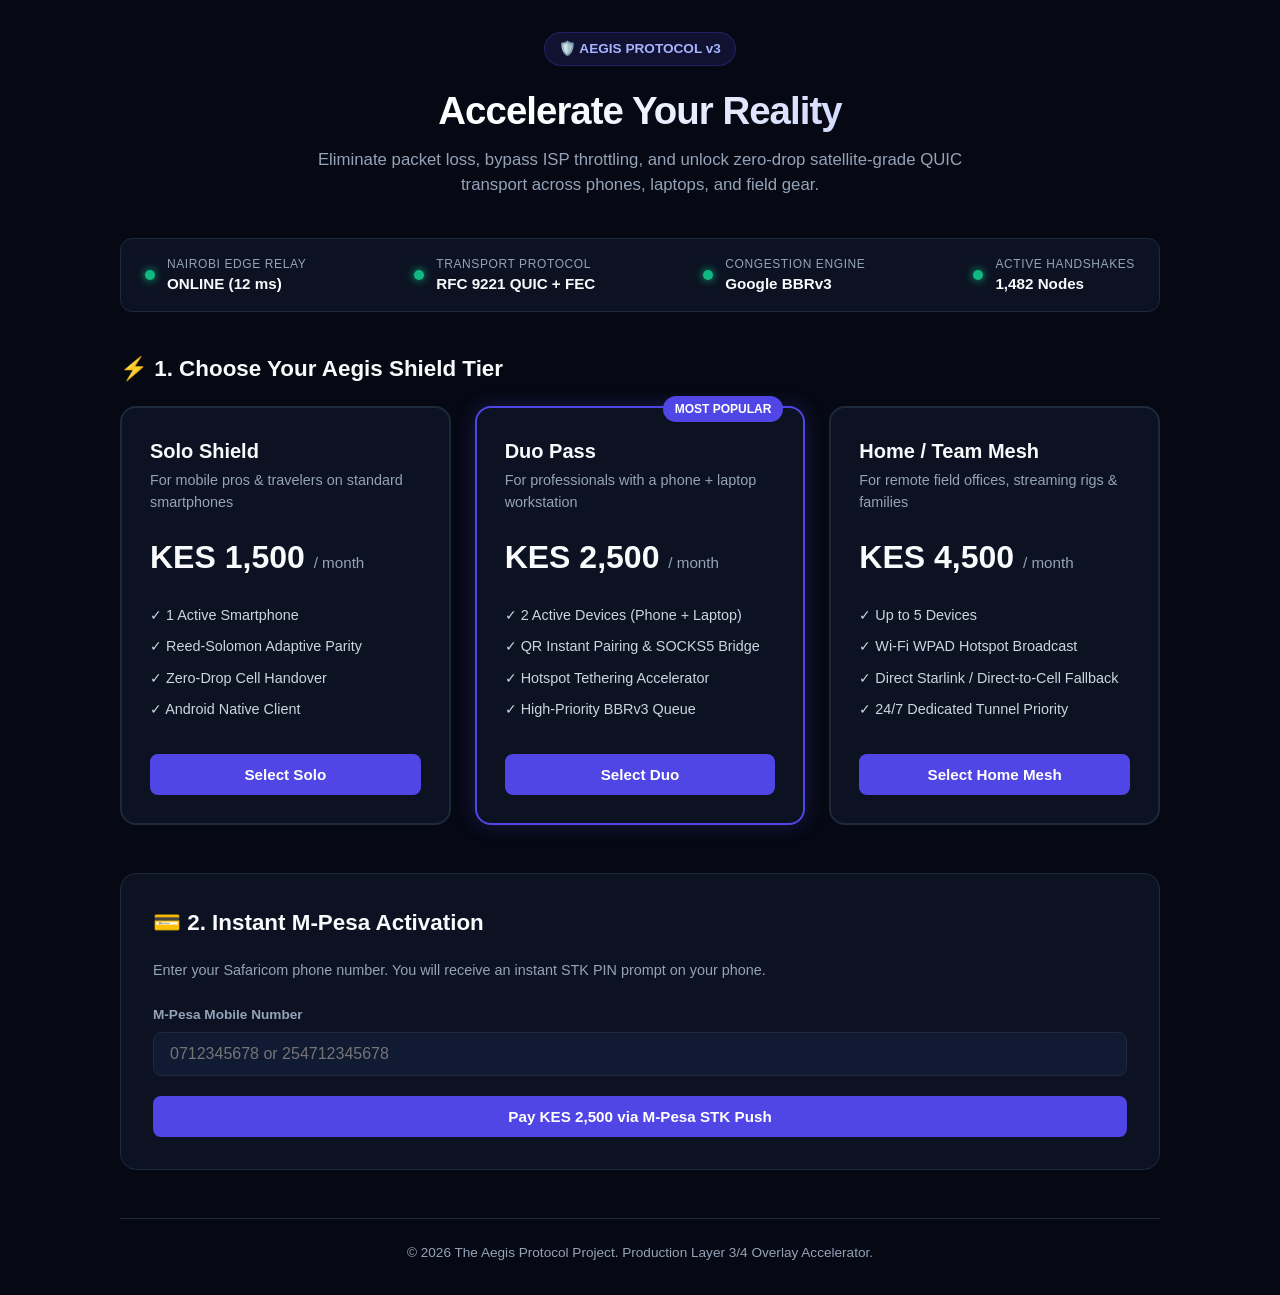
<file: portal/index.html>
<!DOCTYPE html>
<html lang="en">
<head>
  <meta charset="UTF-8" />
  <meta name="viewport" content="width=device-width, initial-scale=1.0" />
  <title>Aegis Protocol v3 — Customer Activation Portal</title>
  <link rel="stylesheet" href="style.css" />
</head>
<body>
  <div class="container">
    <header>
      <div class="logo-badge">🛡️ AEGIS PROTOCOL v3</div>
      <h1>Accelerate Your Reality</h1>
      <p class="subtitle">
        Eliminate packet loss, bypass ISP throttling, and unlock zero-drop satellite-grade 
        QUIC transport across phones, laptops, and field gear.
      </p>
    </header>

    <!-- Global Telemetry Bar -->
    <div class="telemetry-bar">
      <div class="telemetry-item">
        <span class="dot"></span>
        <div>
          <div class="telemetry-label">Nairobi Edge Relay</div>
          <div class="telemetry-value">ONLINE (12 ms)</div>
        </div>
      </div>
      <div class="telemetry-item">
        <span class="dot"></span>
        <div>
          <div class="telemetry-label">Transport Protocol</div>
          <div class="telemetry-value">RFC 9221 QUIC + FEC</div>
        </div>
      </div>
      <div class="telemetry-item">
        <span class="dot"></span>
        <div>
          <div class="telemetry-label">Congestion Engine</div>
          <div class="telemetry-value">Google BBRv3</div>
        </div>
      </div>
      <div class="telemetry-item">
        <span class="dot"></span>
        <div>
          <div class="telemetry-label">Active Handshakes</div>
          <div class="telemetry-value">1,482 Nodes</div>
        </div>
      </div>
    </div>

    <!-- Tier Selection -->
    <h2 class="section-title">⚡ 1. Choose Your Aegis Shield Tier</h2>
    <div class="plans-grid">
      <!-- Solo -->
      <div class="plan-card" data-plan="solo" data-price="1500">
        <div class="plan-title">Solo Shield</div>
        <div class="plan-desc">For mobile pros & travelers on standard smartphones</div>
        <div class="plan-price">KES 1,500 <span>/ month</span></div>
        <ul class="plan-features">
          <li>✓ 1 Active Smartphone</li>
          <li>✓ Reed-Solomon Adaptive Parity</li>
          <li>✓ Zero-Drop Cell Handover</li>
          <li>✓ Android Native Client</li>
        </ul>
        <button class="btn">Select Solo</button>
      </div>

      <!-- Duo (Popular) -->
      <div class="plan-card selected" data-plan="duo" data-price="2500">
        <div class="plan-popular">Most Popular</div>
        <div class="plan-title">Duo Pass</div>
        <div class="plan-desc">For professionals with a phone + laptop workstation</div>
        <div class="plan-price">KES 2,500 <span>/ month</span></div>
        <ul class="plan-features">
          <li>✓ 2 Active Devices (Phone + Laptop)</li>
          <li>✓ QR Instant Pairing & SOCKS5 Bridge</li>
          <li>✓ Hotspot Tethering Accelerator</li>
          <li>✓ High-Priority BBRv3 Queue</li>
        </ul>
        <button class="btn">Select Duo</button>
      </div>

      <!-- Home Mesh -->
      <div class="plan-card" data-plan="home" data-price="4500">
        <div class="plan-title">Home / Team Mesh</div>
        <div class="plan-desc">For remote field offices, streaming rigs & families</div>
        <div class="plan-price">KES 4,500 <span>/ month</span></div>
        <ul class="plan-features">
          <li>✓ Up to 5 Devices</li>
          <li>✓ Wi-Fi WPAD Hotspot Broadcast</li>
          <li>✓ Direct Starlink / Direct-to-Cell Fallback</li>
          <li>✓ 24/7 Dedicated Tunnel Priority</li>
        </ul>
        <button class="btn">Select Home Mesh</button>
      </div>
    </div>

    <!-- M-Pesa Checkout Panel -->
    <div class="checkout-panel" id="checkout-panel">
      <h2 class="section-title">💳 2. Instant M-Pesa Activation</h2>
      <p style="color: var(--text-muted); font-size: 0.9rem; margin-bottom: 1.5rem;">
        Enter your Safaricom phone number. You will receive an instant STK PIN prompt on your phone.
      </p>

      <div class="form-group">
        <label for="phone-input">M-Pesa Mobile Number</label>
        <input type="tel" id="phone-input" placeholder="0712345678 or 254712345678" />
      </div>

      <button class="btn" id="pay-btn">Pay KES 2,500 via M-Pesa STK Push</button>
    </div>

    <!-- Activated Pass / QR Pairing Panel -->
    <div class="active-pass-panel" id="pass-panel">
      <h2 style="color: var(--emerald); margin-bottom: 0.5rem;">🎉 Aegis Pass Activated!</h2>
      <div id="pass-details" style="color: #cbd5e1; font-size: 0.95rem; margin-bottom: 1rem;"></div>

      <div class="qr-box">
        <div id="qr-container"></div>
      </div>
      <p style="color: var(--text-muted); font-size: 0.85rem; margin-bottom: 1rem;">
        Scan this QR code from the <strong>Aegis Android App</strong> or import into the 
        <strong>Aegis Desktop Client</strong> to activate your devices.
      </p>

      <pre class="ticket-json" id="ticket-display"></pre>
      <button class="btn" onclick="navigator.clipboard.writeText(document.getElementById('ticket-display').textContent); alert('Aegis Access Key copied to clipboard!');">
        📋 Copy Aegis Access Key
      </button>
    </div>

    <footer>
      &copy; 2026 The Aegis Protocol Project. Production Layer 3/4 Overlay Accelerator.
    </footer>
  </div>

  <script src="app.js"></script>
</body>
</html>
</file>
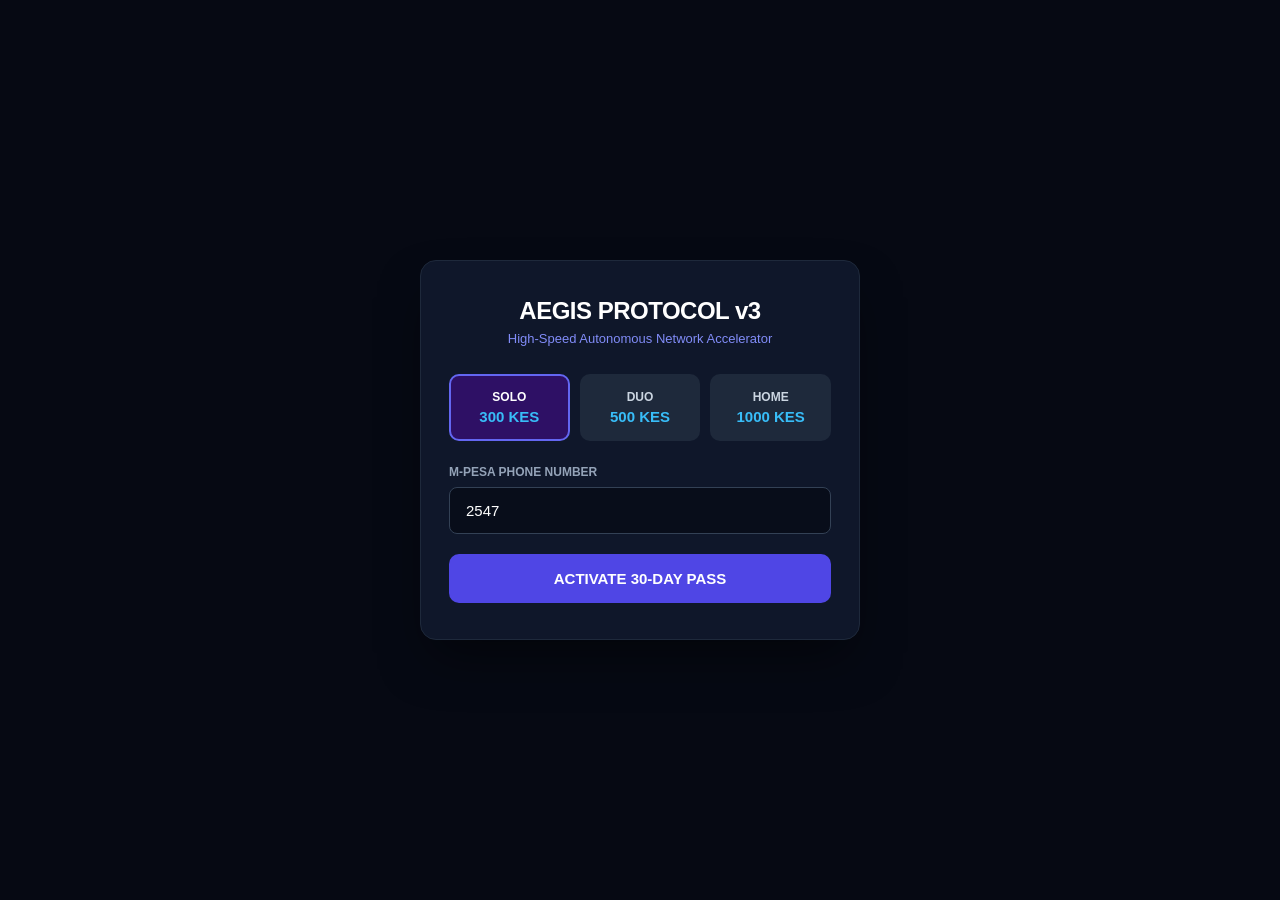
<file: control/portal.html>
<!DOCTYPE html>
<html lang="en">
<head>
    <meta charset="UTF-8">
    <meta name="viewport" content="width=device-width, initial-scale=1.0">
    <title>Aegis Protocol v3 — Customer Activation Portal</title>
    <style>
        * { box-sizing: border-box; margin: 0; padding: 0; font-family: -apple-system, BlinkMacSystemFont, "Segoe UI", Roboto, sans-serif; }
        body { background: #060913; color: #F8FAFC; display: flex; justify-content: center; align-items: center; min-height: 100vh; padding: 20px; }
        .card { background: #0F172A; border: 1px solid #1E293B; border-radius: 16px; width: 100%; max-width: 440px; padding: 36px 28px; box-shadow: 0 25px 50px -12px rgba(0, 0, 0, 0.5); }
        .brand { text-align: center; margin-bottom: 28px; }
        .brand h1 { font-size: 24px; font-weight: 800; letter-spacing: -0.5px; color: #FFFFFF; }
        .brand p { color: #818CF8; font-size: 13px; margin-top: 6px; }
        .plans { display: grid; grid-template-columns: repeat(3, 1fr); gap: 10px; margin-bottom: 24px; }
        .plan-btn { background: #1E293B; border: 2px solid transparent; border-radius: 10px; padding: 14px 8px; text-align: center; cursor: pointer; color: #CBD5E1; transition: all 0.2s; }
        .plan-btn.active { border-color: #6366F1; background: #2E1065; color: #FFFFFF; }
        .plan-btn .name { font-size: 12px; font-weight: 700; text-transform: uppercase; }
        .plan-btn .price { font-size: 15px; font-weight: 800; margin-top: 4px; color: #38BDF8; }
        .field { margin-bottom: 20px; }
        .field label { display: block; font-size: 12px; font-weight: 600; color: #94A3B8; margin-bottom: 8px; text-transform: uppercase; }
        .field input { width: 100%; background: #080D1A; border: 1px solid #334155; border-radius: 8px; padding: 14px 16px; color: #FFFFFF; font-size: 15px; outline: none; }
        .field input:focus { border-color: #6366F1; }
        .submit-btn { width: 100%; background: #4F46E5; color: white; border: none; border-radius: 10px; padding: 16px; font-size: 15px; font-weight: 700; cursor: pointer; transition: background 0.2s; }
        .submit-btn:hover { background: #4338CA; }
        .result-box { display: none; margin-top: 24px; background: #080D1A; border: 1px solid #10B981; border-radius: 10px; padding: 16px; }
        .result-box.error { border-color: #EF4444; }
        .result-title { font-size: 13px; font-weight: 700; color: #10B981; margin-bottom: 6px; }
        .pass-code { font-family: monospace; font-size: 11px; word-break: break-all; color: #CBD5E1; }
    </style>
</head>
<body>
    <div class="card">
        <div class="brand">
            <h1>AEGIS PROTOCOL v3</h1>
            <p>High-Speed Autonomous Network Accelerator</p>
        </div>

        <div class="plans">
            <div class="plan-btn active" onclick="selectPlan('solo', '300 KES', this)">
                <div class="name">Solo</div>
                <div class="price">300 KES</div>
            </div>
            <div class="plan-btn" onclick="selectPlan('duo', '500 KES', this)">
                <div class="name">Duo</div>
                <div class="price">500 KES</div>
            </div>
            <div class="plan-btn" onclick="selectPlan('home', '1000 KES', this)">
                <div class="name">Home</div>
                <div class="price">1000 KES</div>
            </div>
        </div>

        <div class="field">
            <label>M-Pesa Phone Number</label>
            <input type="tel" id="phone" placeholder="254712345678" value="2547" />
        </div>

        <button class="submit-btn" onclick="payWithMPesa()">ACTIVATE 30-DAY PASS</button>

        <div id="result" class="result-box">
            <div id="resTitle" class="result-title"></div>
            <div id="resBody" class="pass-code"></div>
        </div>
    </div>

    <script>
        let currentTier = 'solo';
        function selectPlan(tier, price, el) {
            currentTier = tier;
            document.querySelectorAll('.plan-btn').forEach(b => b.classList.remove('active'));
            el.classList.add('active');
        }

        async function payWithMPesa() {
            const phone = document.getElementById('phone').value.trim();
            const btn = document.querySelector('.submit-btn');
            const resBox = document.getElementById('result');
            const resTitle = document.getElementById('resTitle');
            const resBody = document.getElementById('resBody');

            btn.disabled = true;
            btn.innerText = 'PROCESSING STK PUSH...';

            try {
                const resp = await fetch('/api/v3/pay/mpesa', {
                    method: 'POST',
                    headers: { 'Content-Type': 'application/json' },
                    body: JSON.stringify({ phone_number: phone, tier: currentTier })
                });
                const data = await resp.json();

                resBox.style.display = 'block';
                if (data.status === 'activated') {
                    resBox.className = 'result-box';
                    resTitle.innerText = '✓ PASS ACTIVATED (30 DAYS)';
                    resBody.innerText = 'Session Token:\n' + JSON.stringify(data.pass, null, 2);
                } else {
                    resBox.className = 'result-box error';
                    resTitle.innerText = 'Payment Failed';
                    resBody.innerText = data.error || 'Could not process STK push';
                }
            } catch (err) {
                resBox.style.display = 'block';
                resBox.className = 'result-box error';
                resTitle.innerText = 'Network Error';
                resBody.innerText = err.message;
            } finally {
                btn.disabled = false;
                btn.innerText = 'ACTIVATE 30-DAY PASS';
            }
        }
    </script>
</body>
</html>
</file>
<file: portal/style.css>
:root {
  --bg-primary: #060913;
  --bg-card: #0c1222;
  --bg-input: #111a33;
  --border-color: #1e293b;
  --text-main: #f8fafc;
  --text-muted: #94a3b8;
  --accent: #4f46e5;
  --accent-hover: #4338ca;
  --emerald: #10b981;
  --rose: #f43f5e;
  --amber: #f59e0b;
  --font-family: -apple-system, BlinkMacSystemFont, "Segoe UI", Roboto, "Helvetica Neue", Arial, sans-serif;
}

* {
  box-sizing: border-box;
  margin: 0;
  padding: 0;
}

body {
  background-color: var(--bg-primary);
  color: var(--text-main);
  font-family: var(--font-family);
  line-height: 1.5;
  padding: 2rem 1rem;
}

.container {
  max-width: 1040px;
  margin: 0 auto;
}

header {
  text-align: center;
  margin-bottom: 2.5rem;
}

.logo-badge {
  display: inline-flex;
  align-items: center;
  gap: 0.5rem;
  background: rgba(79, 70, 229, 0.15);
  border: 1px solid rgba(79, 70, 229, 0.3);
  color: #a5b4fc;
  font-size: 0.85rem;
  font-weight: 600;
  padding: 0.35rem 0.9rem;
  border-radius: 9999px;
  margin-bottom: 1rem;
}

h1 {
  font-size: 2.4rem;
  font-weight: 800;
  letter-spacing: -0.025em;
  background: linear-gradient(135deg, #ffffff 40%, #a5b4fc 100%);
  -webkit-background-clip: text;
  -webkit-text-fill-color: transparent;
  margin-bottom: 0.5rem;
}

.subtitle {
  color: var(--text-muted);
  font-size: 1.05rem;
  max-width: 650px;
  margin: 0 auto;
}

.telemetry-bar {
  display: flex;
  justify-content: space-between;
  background: var(--bg-card);
  border: 1px solid var(--border-color);
  border-radius: 12px;
  padding: 1rem 1.5rem;
  margin-bottom: 2.5rem;
  flex-wrap: wrap;
  gap: 1rem;
}

.telemetry-item {
  display: flex;
  align-items: center;
  gap: 0.75rem;
}

.dot {
  width: 10px;
  height: 10px;
  border-radius: 50%;
  background-color: var(--emerald);
  box-shadow: 0 0 8px var(--emerald);
}

.telemetry-label {
  font-size: 0.75rem;
  text-transform: uppercase;
  color: var(--text-muted);
  letter-spacing: 0.05em;
}

.telemetry-value {
  font-size: 0.95rem;
  font-weight: 700;
  color: var(--text-main);
}

.section-title {
  font-size: 1.4rem;
  font-weight: 700;
  margin-bottom: 1.25rem;
  display: flex;
  align-items: center;
  gap: 0.5rem;
}

.plans-grid {
  display: grid;
  grid-template-columns: repeat(auto-fit, minmax(300px, 1fr));
  gap: 1.5rem;
  margin-bottom: 3rem;
}

.plan-card {
  background: var(--bg-card);
  border: 2px solid var(--border-color);
  border-radius: 16px;
  padding: 1.75rem;
  display: flex;
  flex-direction: column;
  position: relative;
  transition: transform 0.2s, border-color 0.2s;
  cursor: pointer;
}

.plan-card:hover {
  transform: translateY(-4px);
  border-color: rgba(79, 70, 229, 0.5);
}

.plan-card.selected {
  border-color: var(--accent);
  box-shadow: 0 0 20px rgba(79, 70, 229, 0.25);
}

.plan-popular {
  position: absolute;
  top: -12px;
  right: 20px;
  background: var(--accent);
  color: #fff;
  font-size: 0.75rem;
  font-weight: 700;
  padding: 0.25rem 0.75rem;
  border-radius: 9999px;
  text-transform: uppercase;
}

.plan-title {
  font-size: 1.25rem;
  font-weight: 700;
  margin-bottom: 0.25rem;
}

.plan-desc {
  color: var(--text-muted);
  font-size: 0.9rem;
  margin-bottom: 1.25rem;
}

.plan-price {
  font-size: 2rem;
  font-weight: 800;
  margin-bottom: 1.5rem;
}

.plan-price span {
  font-size: 0.95rem;
  font-weight: 400;
  color: var(--text-muted);
}

.plan-features {
  list-style: none;
  margin-bottom: 1.5rem;
  flex-grow: 1;
}

.plan-features li {
  font-size: 0.9rem;
  color: #cbd5e1;
  margin-bottom: 0.6rem;
  display: flex;
  align-items: center;
  gap: 0.5rem;
}

.btn {
  background: var(--accent);
  color: #fff;
  border: none;
  border-radius: 8px;
  padding: 0.75rem 1.25rem;
  font-size: 0.95rem;
  font-weight: 600;
  cursor: pointer;
  transition: background 0.15s;
  text-align: center;
  width: 100%;
}

.btn:hover {
  background: var(--accent-hover);
}

.checkout-panel {
  background: var(--bg-card);
  border: 1px solid var(--border-color);
  border-radius: 16px;
  padding: 2rem;
  margin-bottom: 3rem;
}

.form-group {
  margin-bottom: 1.25rem;
}

label {
  display: block;
  font-size: 0.85rem;
  color: var(--text-muted);
  margin-bottom: 0.4rem;
  font-weight: 600;
}

input {
  width: 100%;
  background: var(--bg-input);
  border: 1px solid var(--border-color);
  border-radius: 8px;
  padding: 0.75rem 1rem;
  color: #fff;
  font-size: 1rem;
  outline: none;
}

input:focus {
  border-color: var(--accent);
}

.active-pass-panel {
  display: none;
  background: #081026;
  border: 1px solid rgba(79, 70, 229, 0.4);
  border-radius: 16px;
  padding: 2rem;
  text-align: center;
}

.qr-box {
  background: #fff;
  padding: 1.5rem;
  border-radius: 12px;
  display: inline-block;
  margin: 1.5rem 0;
}

.ticket-json {
  background: var(--bg-primary);
  border: 1px solid var(--border-color);
  border-radius: 8px;
  padding: 1rem;
  font-family: monospace;
  font-size: 0.85rem;
  color: #a5b4fc;
  text-align: left;
  overflow-x: auto;
  margin-bottom: 1rem;
}

footer {
  text-align: center;
  color: var(--text-muted);
  font-size: 0.85rem;
  margin-top: 3rem;
  border-top: 1px solid var(--border-color);
  padding-top: 1.5rem;
}
</file>
